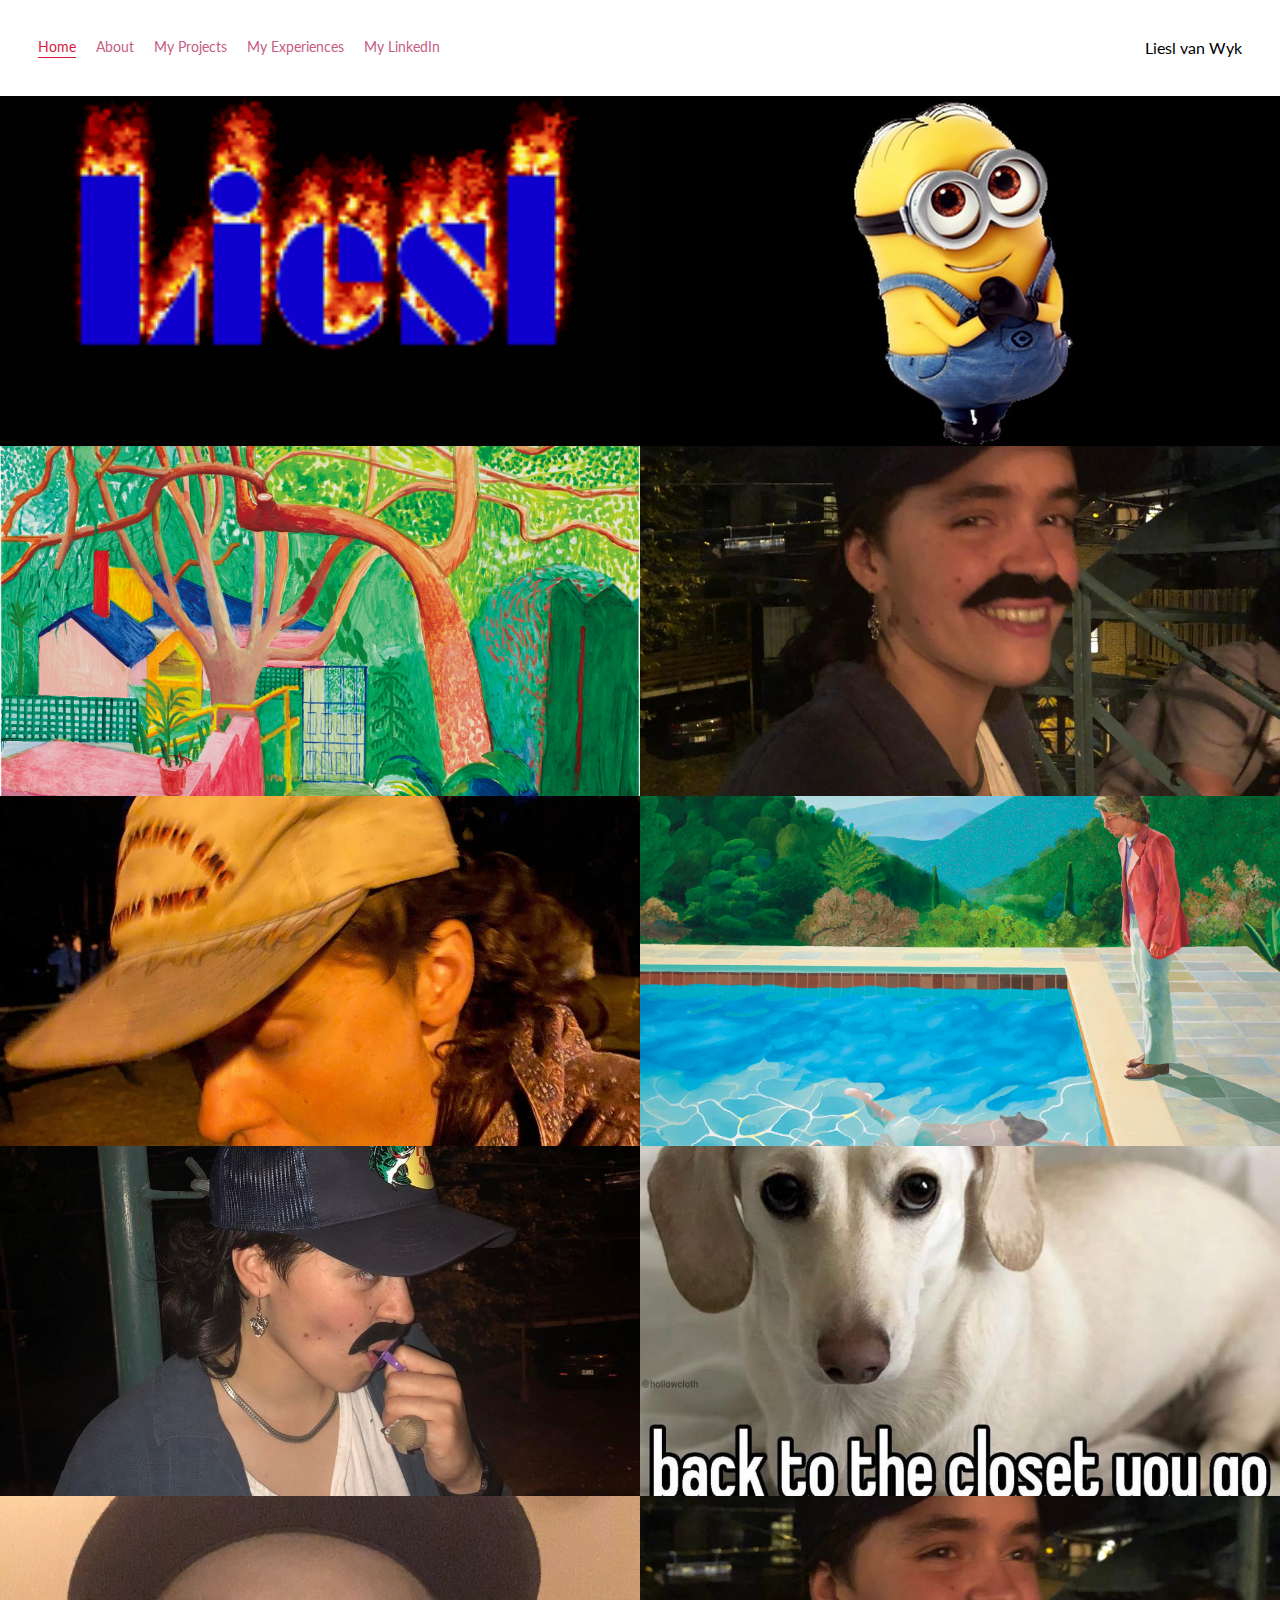
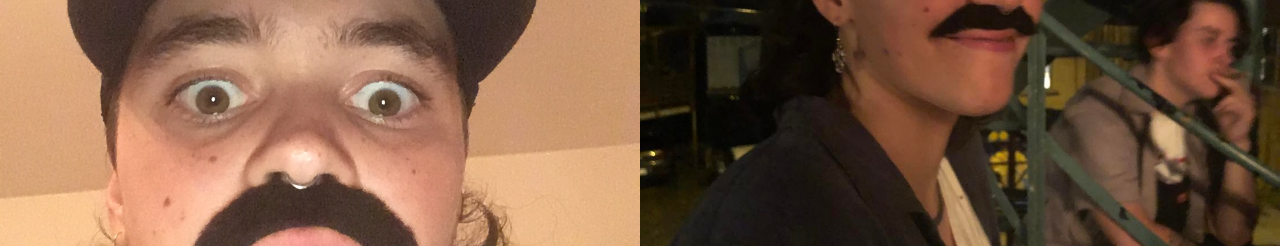
<file: index.html>
<!DOCTYPE html> <!--Sets language as html-->
<html>  
           
<head>          <!-- No idea again but maybe overall font?-->
    <meta charset="utf-8" />
    <title>Home</title>
    <link rel="preconnect" href="https://fonts.googleapis.com">
<link rel="preconnect" href="https://fonts.gstatic.com" crossorigin>
<link href="https://fonts.googleapis.com/css2?family=Lato&display=swap" rel="stylesheet">
    <link rel="stylesheet" href="styles.css">
</head>
<body>          <!--All visible page elements maybe??-->
    <!--Container controls all items on page-->
    <div class="container">                                 <!--Div allows for the mgmt/placement of elements on a page using CSS-->
        <!--Nav wrapper codes nav bar at top-->
        <div class="nav-wrapper">
            <!--Left side codes nav bar elements-->
            <div class="left-side">
                <div class="nav-link-wrapper active-nav-link">
                    <a href="index.html">Home</a> 
                </div>

                <div class="nav-link-wrapper">
                    <a href="about.html">About</a>
                </div>

                <div class="nav-link-wrapper">
                    <a href="projects.html">My Projects</a>
                </div>

                <div class="nav-link-wrapper">
                    <a href="experiences.html">My Experiences</a>
                </div>

                <div class="nav-link-wrapper">
                    <a href="https://www.linkedin.com/in/liesl-van-wyk/">My LinkedIn</a>
                </div>
            </div>
            <!--Right side codes for my name on the top right-->
            <div class="right-side">
                <div class="brand">
                    <div>Liesl van Wyk</div>
                </div>
            </div>
        </div>
<!--Portfolio items wrapper contains whole space where images appear-->
        <div class="content-wrapper">
            <div class="portfolio-items-wrapper">

<!--Individual portfolio item wrappers contain images and text for each image-->
                 
                    <!--Image 1-->
                <div class="portfolio-item-wrapper">
                    <div class="portfolio-img-background" style="background-image:url(images/coollogo_com-310105.gif)"></div>
                    
                    <div class="img-text-wrapper">
                        <div class="subtitle">My name is Liesl</div>
                    </div>
                </div>

                    <!--Image 2-->
                <div class="portfolio-item-wrapper">
                    <div class="portfolio-img-background" style="background-image:url(images/sexyyyy.jpg)"></div>
                
                    <div class="img-text-wrapper">
                        <div class="subtitle">I like Minions :)</div>
                    </div>
                </div>

                    <!--Image 3-->
                <div class="portfolio-item-wrapper">
                    <div class="portfolio-img-background" style="background-image:url(images/David\ Hockney\ -\ The\ Gate\ \(2000\).jpg)"></div>
                    
                    <div class="img-text-wrapper">
                        <div class="subtitle">I also like David Hockney!</div>
                    </div>
                </div>

                    <!--Image 4-->
                <div class="portfolio-item-wrapper">
                    <div class="portfolio-img-background" style="background-image:url(images/281831335_355143033353293_102824494673881989_n.jpg)"></div>
                
                    <div class="img-text-wrapper">
                        <div class="subtitle">Sometimes I fear I'll never feel true joy again</div>
                    </div>
                </div>

                    <!--Image 5-->
                <div class="portfolio-item-wrapper">
                    <div class="portfolio-img-background" style="background-image:url(images/284946149_1469426210156425_2546524204180216702_n.jpg)"></div>
                
                    <div class="img-text-wrapper">
                        <div class="subtitle">But instead of giving in to the darkness...</div>
                    </div>
                </div>

                    <!--Image 6-->
                <div class="portfolio-item-wrapper">
                    <div class="portfolio-img-background" style="background-image:url(images/David\ Hockney\ -\ Portrait\ of\ an\ Artist\ \(Pool\ with\ Two\ Figures\)\ \(1972\).jpg)"></div>
                
                    <div class="img-text-wrapper">
                        <div class="subtitle">I just riiiiiiiide the waves :)</div>
                    </div>
                </div>

                        <!--Image 7-->
                <div class="portfolio-item-wrapper">
                    <div class="portfolio-img-background" style="background-image:url(images/284023744_356108736611627_1118611716260654839_n.jpg)"></div>
                
                    <div class="img-text-wrapper">
                        <div class="subtitle">I looked upon the face of god</div>
                    </div>
                </div>

                         <!--Image 8-->
                <div class="portfolio-item-wrapper">
                    <div class="portfolio-img-background" style="background-image:url(images/282672715_1094986674774598_8904971320612831913_n.jpg)"></div>
                
                    <div class="img-text-wrapper">
                        <div class="subtitle">And it was weeping</div>
                    </div>
                </div>

                        <!--Image 9-->
                <div class="portfolio-item-wrapper">
                    <div class="portfolio-img-background" style="background-image:url(images/283754249_766132927713531_6749880336710959276_n.jpg)"></div>
                
                    <div class="img-text-wrapper">
                        <div class="subtitle">So just remember to SMILE.....</div>
                    </div>
                </div>
               
                        <!--Image 10-->
                <div class="portfolio-item-wrapper">
                    <div class="portfolio-img-background" style="background-image:url(images/284218874_571992420983309_5580344213265620334_n.jpg)"></div>
                
                    <div class="img-text-wrapper">
                        <div class="subtitle">because omeone's ALWAYS watching!</div>
                    </div>
                </div>

                    <!--End of individual image wrappers-->

            </div>
        </div>

    </div>
</body>

<!--Javascript code always kept at the bottom of the page because it works
with selectors similar to CSS, DON'T want it to run before the rest
of the page has loaded-->

<!--Setting up javascript below-->
<!--First grab elements from webpage by typing in $('.portfolio-item-wrapper')-->
<script> 
    const portfolioItems = document.querySelectorAll('.portfolio-item-wrapper') /*Test this first in webpage under inspect > console > type this command in, make sure it selects all necessary items!*/
    /*Above code is setting variable portfolioItems then grabbing all portfolio items on page*/
    portfolioItems.forEach(portfolioItem => {               /*forEach runs a process for each one of the portfolio items*/
        portfolioItem.addEventListener('mouseover', () => {     /*portfolioItem is each item in portfolio, could be any name ie x but this is more descriptive*/
            console.log(portfolioItem.childNodes[1].classList);
            portfolioItem.childNodes[1].classList.add('img-darken');                                               /* => is called an arrow function*/
        })

        portfolioItem.addEventListener('mouseout', () => {      
            portfolioItem.childNodes[1].classList.remove('img-darken');                                               
        })

    })    
    
</script>

</html>
</file>
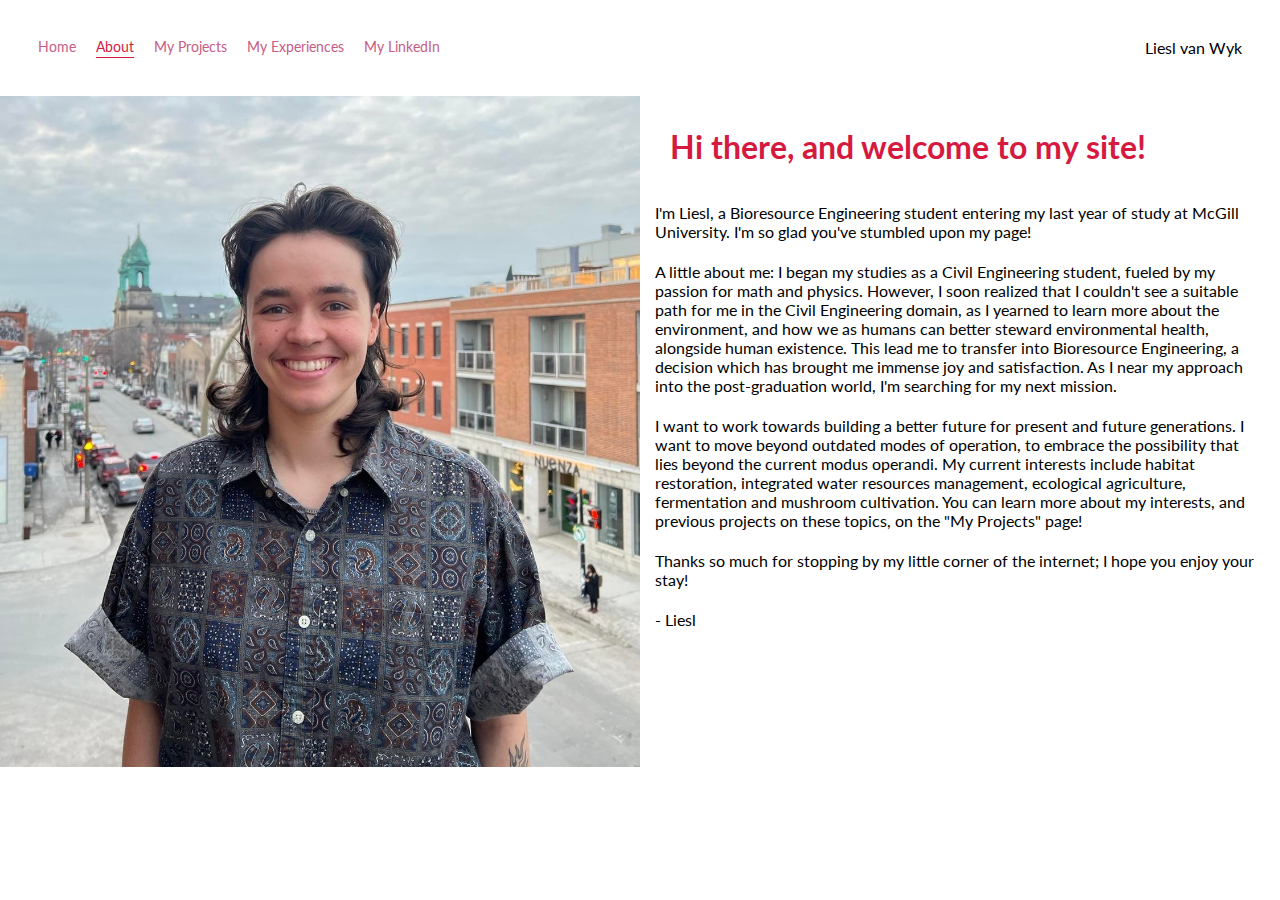
<file: about.html>
<!DOCTYPE html> 
<html>  
           
<head>         
    <meta charset="utf-8" />
    <title>About</title>
    <link rel="preconnect" href="https://fonts.googleapis.com">
<link rel="preconnect" href="https://fonts.gstatic.com" crossorigin>
<link href="https://fonts.googleapis.com/css2?family=Lato&display=swap" rel="stylesheet">
    <link rel="stylesheet" href="styles.css">
</head>
<body>          
    <div class="container">                                
        <div class="nav-wrapper">
            <div class="left-side">
                <div class="nav-link-wrapper">
                    <a href="index.html">Home</a> 
                </div>

                <div class="nav-link-wrapper active-nav-link">
                    <a href="about.html">About</a>
                </div>

                <div class="nav-link-wrapper">
                    <a href="projects.html">My Projects</a>
                </div>

                <div class="nav-link-wrapper">
                    <a href="experiences.html">My Experiences</a>
                </div>

                <div class="nav-link-wrapper">
                    <a href="https://www.linkedin.com/in/liesl-van-wyk/">My LinkedIn</a>
                </div>
            </div>
            
            <div class="right-side">
                <div class="brand">
                    <div>Liesl van Wyk</div>
                </div>
            </div>
        </div>

        <div class="content-wrapper">
            <div class="two-column-wrapper">
                <div class="profile-image-wrapper">
                    <!--Profile image-->
                    <img src="images/Linkedin_Picture - Cropped.jpg">
                </div>

                <div class="profile-content-wrapper">
                    <!--My content-->
                    <h1>Hi there, and welcome to my site!</h1>

                    <p>I'm Liesl, a Bioresource Engineering student entering my last year of study at McGill University. I'm so glad you've stumbled upon my page!</p>
                        
                    <p>A little about me: I began my studies as a Civil Engineering student, fueled by my passion for math and physics. However, I soon realized that I couldn't see a suitable path for me in the Civil Engineering domain, as I yearned to learn more about the environment, and how we as humans can better steward environmental health, alongside human existence. This lead me to transfer into Bioresource Engineering, a decision which has brought me immense joy and satisfaction. As I near my approach into the post-graduation world, I'm searching for my next mission.</p>

                    <p>I want to work towards building a better future for present and future generations. I want to move beyond outdated modes of operation, to embrace the possibility that lies beyond the current modus operandi. My current interests include habitat restoration, integrated water resources management, ecological agriculture, fermentation and mushroom cultivation. You can learn more about my interests, and previous projects on these topics, on the "My Projects" page!</p>
                    
                    <p>Thanks so much for stopping by my little corner of the internet; I hope you enjoy your stay!</p>

                    <p>- Liesl</p>

                </div>
            </div>
        </div>

    </div>    
</body>
</html>
</file>
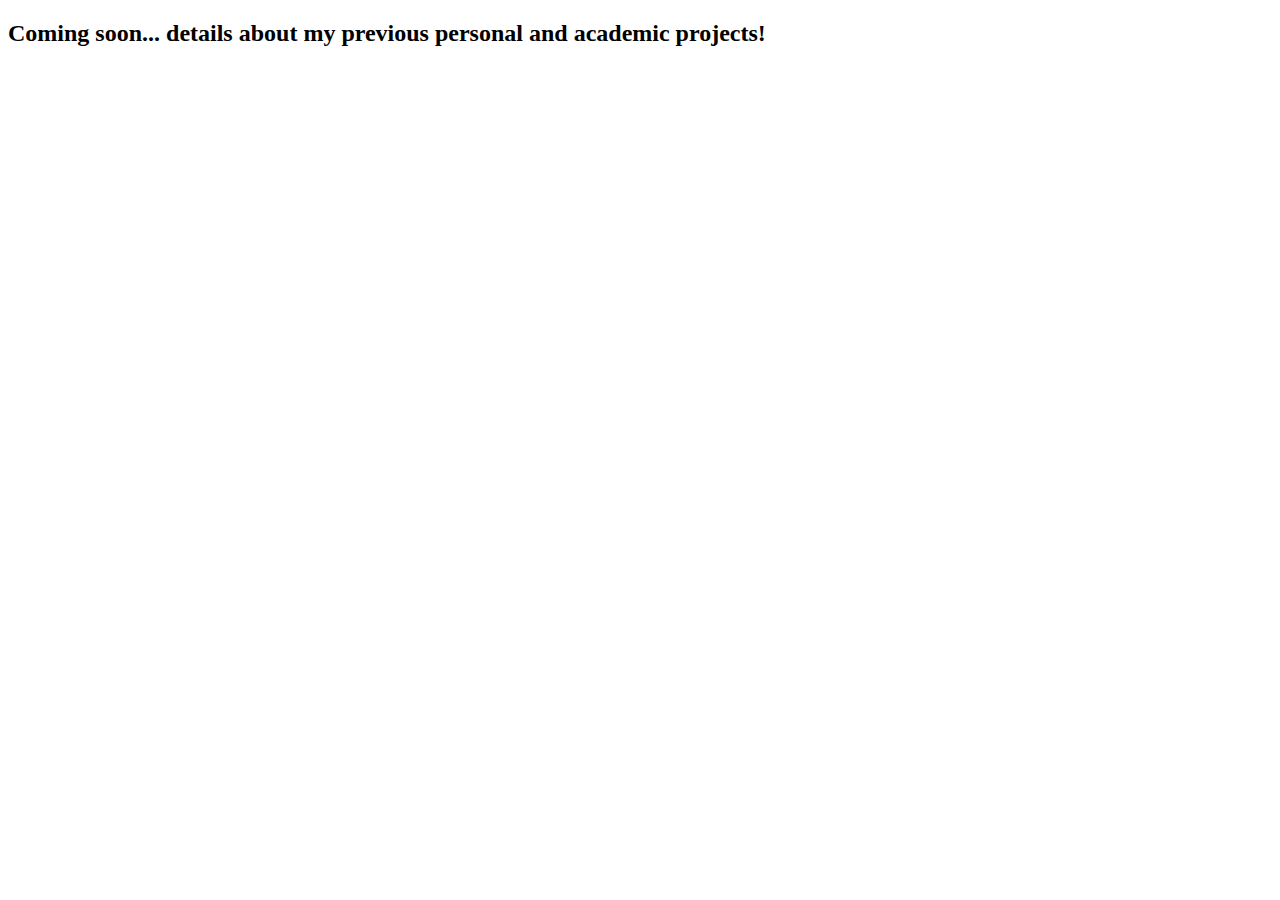
<file: resume.html>
<!DOCTYPE html>
<html>
<head>
    <meta charset="utf-8" />
    <title>Resume</title>
   
</head>
<body>
    <h2>Coming soon... details about my previous personal and academic projects!</h2>
</body>
</html>
</file>
<file: styles.css>
/* Main Styles */
body {
    font-family: "Lato", sans-serif;
    margin: 0px;
}

.container {                        
    display: grid;                  /*Allows for alignment of elements - similar to flexbox but better for large displays*/
    grid-template-columns: 1fr;
}

/* Nav Styles */
.nav-wrapper {
    display: flex;                  /*Allows for alignment of elements on a page, typically for smaller elements like nav bar etc.*/
    justify-content: space-between;
    padding: 38px;
}

.left-side {
    display: flex;                  /*Allows for alignment of elements on a page, typically for smaller elements like nav bar etc.*/
}

.nav-wrapper > .left-side > div {
    margin-right: 20px;
    font-size: 0.9em;
}

.nav-link-wrapper {
    height: 19px;
    border-bottom: 1.75px solid transparent;
}

.nav-link-wrapper a {
    color: #c65d84;
    text-decoration: none;
    transition: color .5s;  /*TEST 0.3s before*/
}

.nav-link-wrapper:hover {
    border-bottom: 1.75px solid #d61a3f;
}

.nav-link-wrapper a:hover {
    color: #d61a3f;
    font-weight: 600;
}

.active-nav-link {
    border-bottom: 1px solid #d61a3f;
}

.active-nav-link a {
   color: #d61a3f !important;       /*important overrides typical color behaviour*/
}


/* Portfolio Styles */

.portfolio-items-wrapper {
    display: grid;
    grid-template-columns: 1fr 1fr; /*Sets 3 columns with each having own full-sized column*/
}

.portfolio-item-wrapper {
    position: relative; /*Allows flexibility with positioning of each item*/
}

.portfolio-img-background {
    height: 350px;
    width: 100%;
    background-size: cover; /*When background images have dif. sizes, this ensures theyll all crop to the same size */
    background-position: center;
    background-repeat: no-repeat;
}
/*This img-text-wrapper is going to be positioned at very top, then inside all elements will used flex box */
.img-text-wrapper {
    position: absolute; /*Forcing element to be somehwere it usually wouldn't go*/
    top: 0; /*position at very top*/
    display: flex;
    flex-direction: column;
    justify-content: center;    /*left-roght alignment*/
    align-items: center;    /*top-bottom alignment*/
    height: 100%;
    text-align: center;
    padding-left: 100px;
    padding-right: 100px;
}

.img-text-wrapper .subtitle {
    transition: 1s;
    color: transparent; /*Starting color is transparent*/
    font-weight: 600; /*Also transitions in font weight, else it will jump at end of transition*/
}

/*Needs to be more specific with selector (change with hover). Therefore below notation does this: says that this will be applied to the img-text-wrapper only in a "hover" */
.img-text-wrapper:hover .subtitle {
    font-weight: 600;
    color: red;
}

/*Animation to darken selected image: Needs javascript to dynamically add/remove this class depending on hover status*/
.img-darken {
    transition: 1s;
    filter: brightness(10%);
}


/*About Page Styles*/
.two-column-wrapper {
    display: grid;
    grid-template-columns: 1fr 1fr;
}

.profile-image-wrapper img {
    width: 100%;
}

.profile-content-wrappr {
    padding: 30px
}

.profile-content-wrapper h1 {
    color: #d61a3f;
    padding-left: 30px;
    padding-right: 30px;
    padding-top: 10px;
    padding-bottom: 10px;
}

.profile-content-wrapper p {
    color: #000000;
    padding-left: 15px;
    padding-right: 15px;
    padding-top: 5px;
    
}


/*My Projects Page Styles*/
</file>
